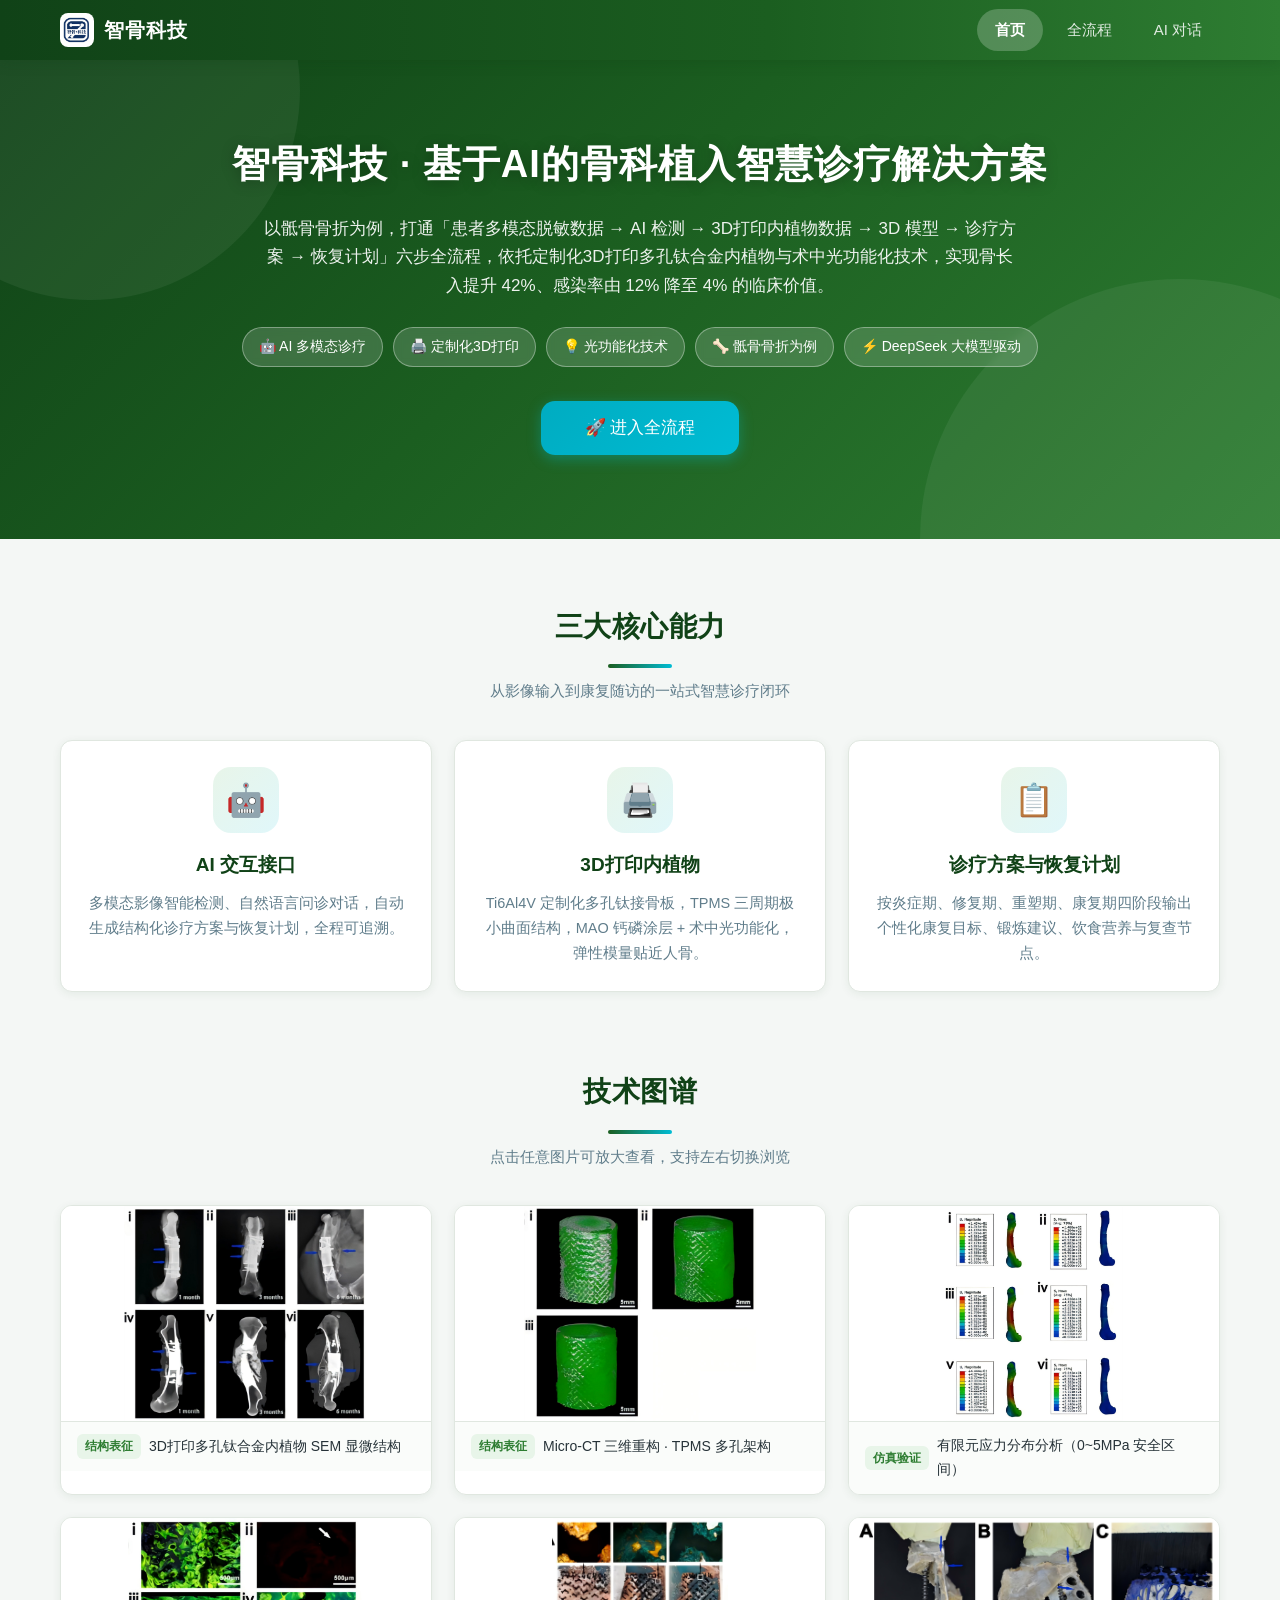
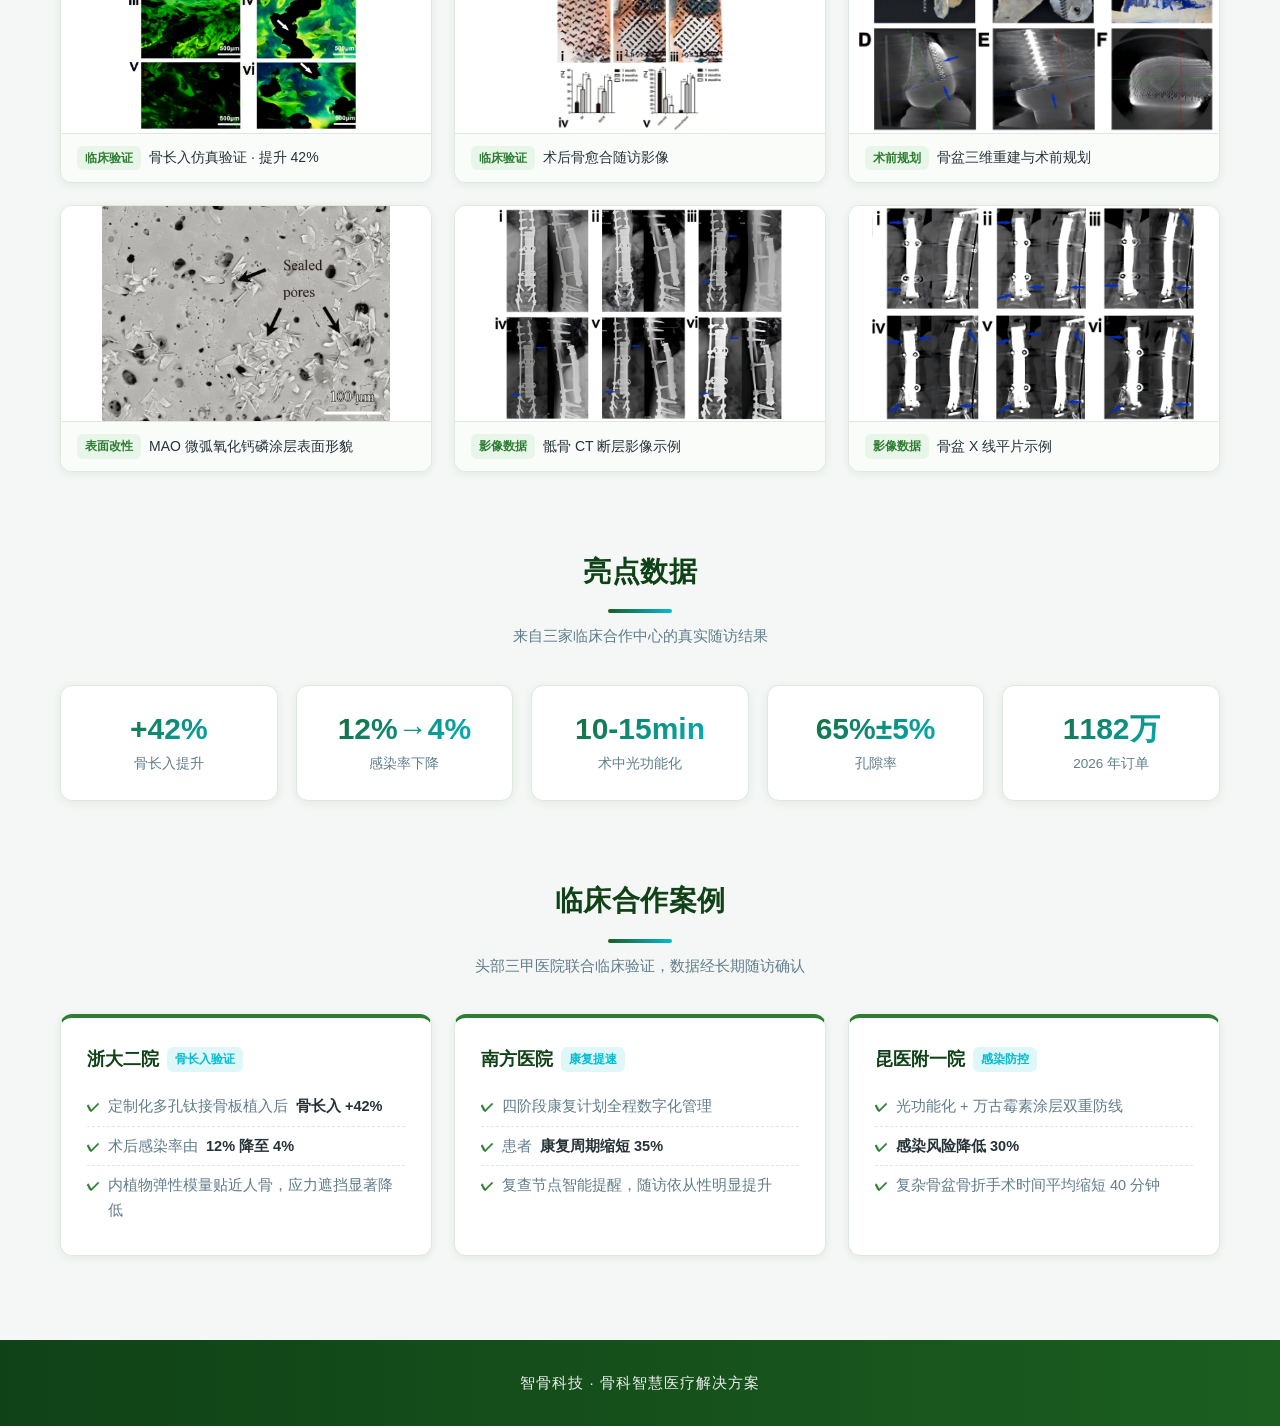
<file: health-v2/demo/index.html>
<!DOCTYPE html>
<html lang="zh-CN">
<head>
<meta charset="UTF-8">
<meta name="viewport" content="width=device-width, initial-scale=1.0">
<title>智骨科技 · 骨科智慧医疗解决方案</title>
<link rel="icon" type="image/png" href="images/logo.png">
<link rel="stylesheet" href="css/style.css">
<script src="js/mode.js"></script>
</head>
<body>

<nav class="navbar">
  <div class="container nav-inner">
    <a class="brand" href="index.html">
      <img src="images/logo.png" alt="智骨科技">
      <span>智骨科技</span>
    </a>
    <div class="nav-links">
      <a href="index.html" class="active">首页</a>
      <a href="workflow.html">全流程</a>
      <a href="chat.html">AI 对话</a>
    </div>
  </div>
</nav>

<header class="hero">
  <div class="hero-inner">
    <h1>智骨科技 · 基于AI的骨科植入智慧诊疗解决方案</h1>
    <p>以骶骨骨折为例，打通「患者多模态脱敏数据 → AI 检测 → 3D打印内植物数据 → 3D 模型 → 诊疗方案 → 恢复计划」六步全流程，依托定制化3D打印多孔钛合金内植物与术中光功能化技术，实现骨长入提升 42%、感染率由 12% 降至 4% 的临床价值。</p>
    <div class="badges">
      <span class="badge">🤖 AI 多模态诊疗</span>
      <span class="badge">🖨️ 定制化3D打印</span>
      <span class="badge">💡 光功能化技术</span>
      <span class="badge">🦴 骶骨骨折为例</span>
      <span class="badge">⚡ DeepSeek 大模型驱动</span>
    </div>
    <a href="workflow.html" class="btn btn-accent btn-lg">🚀 进入全流程</a>
  </div>
</header>

<main>

  <section class="section">
    <div class="container">
      <div class="section-head">
        <h2>三大核心能力</h2>
        <div class="divider"></div>
        <p class="sub">从影像输入到康复随访的一站式智慧诊疗闭环</p>
      </div>
      <div class="grid-3">
        <div class="card cap-card">
          <div class="cap-icon">🤖</div>
          <h3>AI 交互接口</h3>
          <p>多模态影像智能检测、自然语言问诊对话，自动生成结构化诊疗方案与恢复计划，全程可追溯。</p>
        </div>
        <div class="card cap-card">
          <div class="cap-icon">🖨️</div>
          <h3>3D打印内植物</h3>
          <p>Ti6Al4V 定制化多孔钛接骨板，TPMS 三周期极小曲面结构，MAO 钙磷涂层 + 术中光功能化，弹性模量贴近人骨。</p>
        </div>
        <div class="card cap-card">
          <div class="cap-icon">📋</div>
          <h3>诊疗方案与恢复计划</h3>
          <p>按炎症期、修复期、重塑期、康复期四阶段输出个性化康复目标、锻炼建议、饮食营养与复查节点。</p>
        </div>
      </div>
    </div>
  </section>

  <section class="section">
    <div class="container">
      <div class="section-head">
        <h2>技术图谱</h2>
        <div class="divider"></div>
        <p class="sub">点击任意图片可放大查看，支持左右切换浏览</p>
      </div>
      <div class="gallery-grid" id="homeGallery">
        <div class="gallery-item" data-i="0">
          <div class="g-img"><img src="images/implant-sem.png" alt="3D打印多孔钛合金内植物 SEM 显微结构"></div>
          <div class="g-cap"><span class="tag">结构表征</span><span>3D打印多孔钛合金内植物 SEM 显微结构</span></div>
        </div>
        <div class="gallery-item" data-i="1">
          <div class="g-img"><img src="images/microct-3d.png" alt="Micro-CT 三维重构 TPMS 多孔架构"></div>
          <div class="g-cap"><span class="tag">结构表征</span><span>Micro-CT 三维重构 · TPMS 多孔架构</span></div>
        </div>
        <div class="gallery-item" data-i="2">
          <div class="g-img"><img src="images/stress-distribution.png" alt="有限元应力分布分析"></div>
          <div class="g-cap"><span class="tag">仿真验证</span><span>有限元应力分布分析（0~5MPa 安全区间）</span></div>
        </div>
        <div class="gallery-item" data-i="3">
          <div class="g-img"><img src="images/bone-growth.png" alt="骨长入仿真验证"></div>
          <div class="g-cap"><span class="tag">临床验证</span><span>骨长入仿真验证 · 提升 42%</span></div>
        </div>
        <div class="gallery-item" data-i="4">
          <div class="g-img"><img src="images/bone-result.png" alt="术后骨愈合随访影像"></div>
          <div class="g-cap"><span class="tag">临床验证</span><span>术后骨愈合随访影像</span></div>
        </div>
        <div class="gallery-item" data-i="5">
          <div class="g-img"><img src="images/pelvic-recon.png" alt="骨盆三维重建与术前规划"></div>
          <div class="g-cap"><span class="tag">术前规划</span><span>骨盆三维重建与术前规划</span></div>
        </div>
        <div class="gallery-item" data-i="6">
          <div class="g-img"><img src="images/mao-coating.png" alt="MAO 微弧氧化钙磷涂层表面形貌"></div>
          <div class="g-cap"><span class="tag">表面改性</span><span>MAO 微弧氧化钙磷涂层表面形貌</span></div>
        </div>
        <div class="gallery-item" data-i="7">
          <div class="g-img"><img src="images/ct-sample-1.png" alt="骶骨 CT 断层影像示例"></div>
          <div class="g-cap"><span class="tag">影像数据</span><span>骶骨 CT 断层影像示例</span></div>
        </div>
        <div class="gallery-item" data-i="8">
          <div class="g-img"><img src="images/ct-sample-2.png" alt="骨盆 X 线平片示例"></div>
          <div class="g-cap"><span class="tag">影像数据</span><span>骨盆 X 线平片示例</span></div>
        </div>
      </div>
    </div>
  </section>

  <section class="section">
    <div class="container">
      <div class="section-head">
        <h2>亮点数据</h2>
        <div class="divider"></div>
        <p class="sub">来自三家临床合作中心的真实随访结果</p>
      </div>
      <div class="stats-grid">
        <div class="stat-card">
          <div class="stat-num">+42%</div>
          <div class="stat-label">骨长入提升</div>
        </div>
        <div class="stat-card">
          <div class="stat-num">12%→4%</div>
          <div class="stat-label">感染率下降</div>
        </div>
        <div class="stat-card">
          <div class="stat-num">10-15min</div>
          <div class="stat-label">术中光功能化</div>
        </div>
        <div class="stat-card">
          <div class="stat-num">65%±5%</div>
          <div class="stat-label">孔隙率</div>
        </div>
        <div class="stat-card">
          <div class="stat-num">1182万</div>
          <div class="stat-label">2026 年订单</div>
        </div>
      </div>
    </div>
  </section>

  <section class="section">
    <div class="container">
      <div class="section-head">
        <h2>临床合作案例</h2>
        <div class="divider"></div>
        <p class="sub">头部三甲医院联合临床验证，数据经长期随访确认</p>
      </div>
      <div class="grid-3">
        <div class="card case-card">
          <h3>浙大二院 <span class="case-tag">骨长入验证</span></h3>
          <ul>
            <li>定制化多孔钛接骨板植入后<b>骨长入 +42%</b></li>
            <li>术后感染率由 <b>12% 降至 4%</b></li>
            <li>内植物弹性模量贴近人骨，应力遮挡显著降低</li>
          </ul>
        </div>
        <div class="card case-card">
          <h3>南方医院 <span class="case-tag">康复提速</span></h3>
          <ul>
            <li>四阶段康复计划全程数字化管理</li>
            <li>患者<b>康复周期缩短 35%</b></li>
            <li>复查节点智能提醒，随访依从性明显提升</li>
          </ul>
        </div>
        <div class="card case-card">
          <h3>昆医附一院 <span class="case-tag">感染防控</span></h3>
          <ul>
            <li>光功能化 + 万古霉素涂层双重防线</li>
            <li><b>感染风险降低 30%</b></li>
            <li>复杂骨盆骨折手术时间平均缩短 40 分钟</li>
          </ul>
        </div>
      </div>
    </div>
  </section>

</main>

<footer class="footer">智骨科技 · 骨科智慧医疗解决方案</footer>

<script src="js/config.js"></script>
<script src="js/api.js"></script>
<script src="js/knowledge.js"></script>
<script src="js/gallery.js"></script>
<script>
(function () {
  var items = [
    { src: "images/implant-sem.png", caption: "3D打印多孔钛合金内植物 SEM 显微结构" },
    { src: "images/microct-3d.png", caption: "Micro-CT 三维重构 · TPMS 多孔架构" },
    { src: "images/stress-distribution.png", caption: "有限元应力分布分析（0~5MPa 安全区间）" },
    { src: "images/bone-growth.png", caption: "骨长入仿真验证 · 提升 42%" },
    { src: "images/bone-result.png", caption: "术后骨愈合随访影像" },
    { src: "images/pelvic-recon.png", caption: "骨盆三维重建与术前规划" },
    { src: "images/mao-coating.png", caption: "MAO 微弧氧化钙磷涂层表面形貌" },
    { src: "images/ct-sample-1.png", caption: "骶骨 CT 断层影像示例" },
    { src: "images/ct-sample-2.png", caption: "骨盆 X 线平片示例" }
  ];
  document.querySelectorAll("#homeGallery .gallery-item").forEach(function (el) {
    el.addEventListener("click", function () {
      openGallery(items, parseInt(el.dataset.i, 10));
    });
  });
})();
</script>

</body>
</html>
</file>
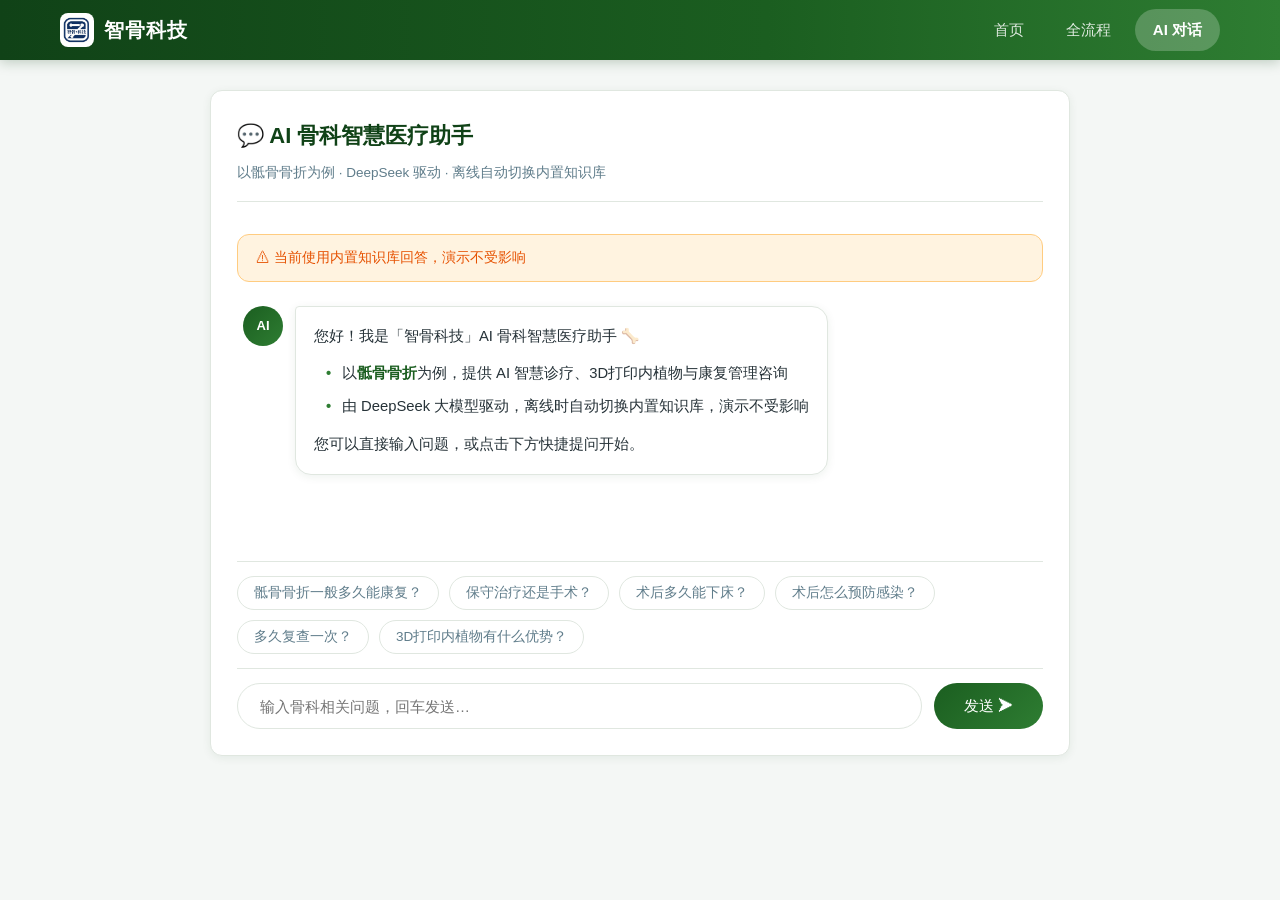
<file: health-v2/demo/chat.html>
<!DOCTYPE html>
<html lang="zh-CN">
<head>
<meta charset="UTF-8">
<meta name="viewport" content="width=device-width, initial-scale=1.0">
<title>AI 骨科智慧医疗助手 · 智骨科技</title>
<link rel="icon" type="image/png" href="images/logo.png">
<link rel="stylesheet" href="css/style.css">
<script src="js/mode.js"></script>
</head>
<body>

<nav class="navbar">
  <div class="container nav-inner">
    <a class="brand" href="index.html">
      <img src="images/logo.png" alt="智骨科技">
      <span>智骨科技</span>
    </a>
    <div class="nav-links">
      <a href="index.html">首页</a>
      <a href="workflow.html">全流程</a>
      <a href="chat.html" class="active">AI 对话</a>
    </div>
  </div>
</nav>

<div class="chat-wrap">
  <div class="card chat-card">

    <div class="chat-head">
      <h1>💬 AI 骨科智慧医疗助手</h1>
      <p class="sub">以骶骨骨折为例 · DeepSeek 驱动 · 离线自动切换内置知识库</p>
    </div>

    <div class="notice" id="apiBanner">⚠ 当前使用内置知识库回答，演示不受影响</div>

    <div class="chat-box" id="chatBox"></div>

    <div class="chips" id="chips"></div>

    <div class="chat-input-row">
      <input type="text" class="chat-input" id="chatInput" placeholder="输入骨科相关问题，回车发送…" autocomplete="off">
      <button class="send-btn" id="sendBtn">发送 ➤</button>
    </div>

  </div>
</div>

<script src="js/config.js"></script>
<script src="js/api.js"></script>
<script src="js/knowledge.js"></script>
<script src="js/chat.js"></script>

</body>
</html>
</file>
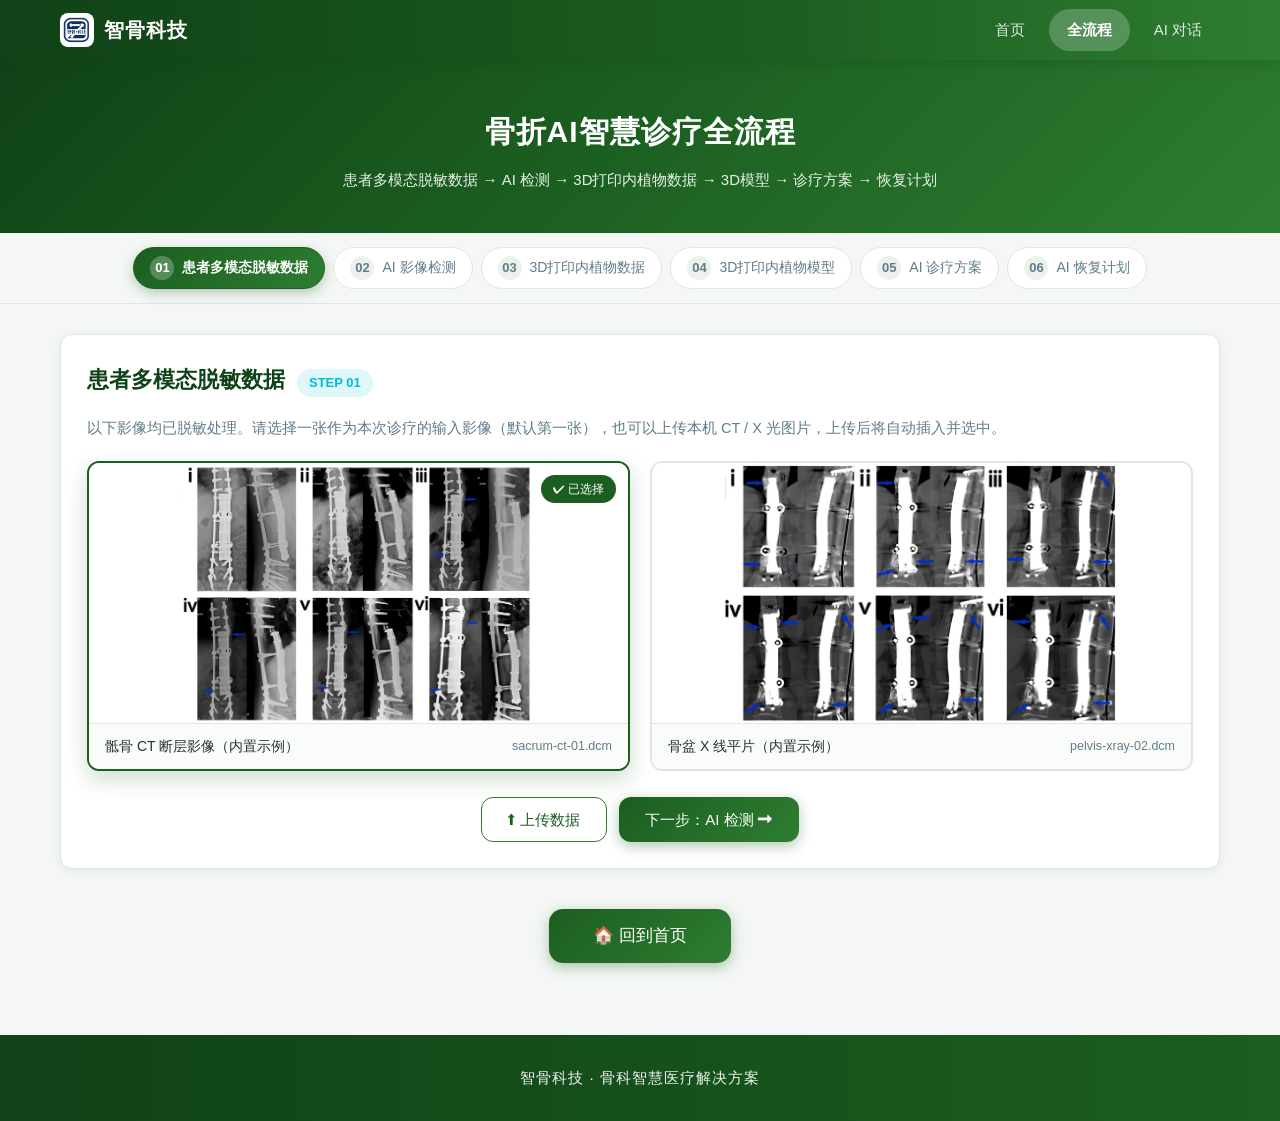
<file: health-v2/demo/workflow.html>
<!DOCTYPE html>
<html lang="zh-CN">
<head>
<meta charset="UTF-8">
<meta name="viewport" content="width=device-width, initial-scale=1.0">
<title>骨折AI智慧诊疗全流程 · 智骨科技</title>
<link rel="icon" type="image/png" href="images/logo.png">
<link rel="stylesheet" href="css/style.css">
<script src="js/mode.js"></script>
</head>
<body>

<nav class="navbar">
  <div class="container nav-inner">
    <a class="brand" href="index.html">
      <img src="images/logo.png" alt="智骨科技">
      <span>智骨科技</span>
    </a>
    <div class="nav-links">
      <a href="index.html">首页</a>
      <a href="workflow.html" class="active">全流程</a>
      <a href="chat.html">AI 对话</a>
    </div>
  </div>
</nav>

<header class="page-head">
  <h1>骨折AI智慧诊疗全流程</h1>
  <p class="sub">患者多模态脱敏数据 → AI 检测 → 3D打印内植物数据 → 3D模型 → 诊疗方案 → 恢复计划</p>
</header>

<div class="steps-wrap">
  <div class="container">
    <div class="steps">
      <button class="step-btn active" data-step="1"><span class="num">01</span>患者多模态脱敏数据</button>
      <button class="step-btn" data-step="2"><span class="num">02</span>AI 影像检测</button>
      <button class="step-btn" data-step="3"><span class="num">03</span>3D打印内植物数据</button>
      <button class="step-btn" data-step="4"><span class="num">04</span>3D打印内植物模型</button>
      <button class="step-btn" data-step="5"><span class="num">05</span>AI 诊疗方案</button>
      <button class="step-btn" data-step="6"><span class="num">06</span>AI 恢复计划</button>
    </div>
  </div>
</div>

<main class="container" style="padding-top:30px">

  <!-- 步骤 1 -->
  <section class="panel" data-step="1">
    <div class="card">
      <div class="panel-head">
        <h2>患者多模态脱敏数据</h2>
        <span class="step-tag">STEP 01</span>
      </div>
      <p class="panel-desc">以下影像均已脱敏处理。请选择一张作为本次诊疗的输入影像（默认第一张），也可以上传本机 CT / X 光图片，上传后将自动插入并选中。</p>
      <div class="ct-grid" id="ctGrid"></div>
      <div class="btn-row">
        <button class="btn btn-outline" id="btnUploadData">⬆ 上传数据</button>
        <button class="btn btn-primary" data-next="2">下一步：AI 检测 ➡</button>
      </div>
    </div>
    <input type="file" id="fileData" accept="image/*" hidden>
  </section>

  <!-- 步骤 2 -->
  <section class="panel" data-step="2">
    <div class="card">
      <div class="panel-head">
        <h2>AI 影像检测</h2>
        <span class="step-tag">STEP 02</span>
      </div>
      <p class="panel-desc">左侧为第 1 步选中的影像，点击「开始 AI 检测」后由视觉大模型输出结构化检测报告。</p>
      <div class="notice" id="detectNotice">⚠ 当前使用内置示例数据完成检测，演示不受影响</div>
      <div class="split">
        <div class="img-panel">
          <div class="img-box"><img id="detectImg" src="images/ct-sample-1.png" alt="待检测影像"></div>
          <div class="img-name" id="detectName">当前影像：sacrum-ct-01.dcm</div>
        </div>
        <div class="report-block">
          <div id="detectReport">
            <div class="report-empty">
              <span class="big">🔍</span>
              尚未开始检测<br>点击下方「开始 AI 检测」生成报告
            </div>
          </div>
        </div>
      </div>
      <div class="btn-row">
        <button class="btn btn-outline" data-prev="1">⬅ 上一步</button>
        <button class="btn btn-accent" id="btnDetect">🤖 开始 AI 检测</button>
        <button class="btn btn-primary" data-next="3">下一步：打印数据 ➡</button>
      </div>
    </div>
  </section>

  <!-- 步骤 3 -->
  <section class="panel" data-step="3">
    <div class="card">
      <div class="panel-head">
        <h2>3D打印内植物数据</h2>
        <span class="step-tag">STEP 03</span>
      </div>
      <p class="panel-desc">定制化多孔钛合金接骨板的完整制造与质控参数（23 项），可直接下载 Excel 交付 3D 打印车间。</p>
      <div class="table-wrap">
        <table class="param">
          <thead>
            <tr><th>参数项</th><th>参数值</th><th>分类</th></tr>
          </thead>
          <tbody id="paramBody"></tbody>
        </table>
      </div>
      <div class="btn-row">
        <button class="btn btn-outline" data-prev="2">⬅ 上一步</button>
        <button class="btn btn-outline" id="btnPrinter1">⬆ 上传3D打印机</button>
        <button class="btn btn-accent" id="btnExcel">⬇ 下载 Excel</button>
        <button class="btn btn-primary" data-next="4">下一步：3D 模型 ➡</button>
      </div>
    </div>
    <input type="file" id="filePrinter" accept=".stl,.obj,.3mf,.step,.iges,.xlsx" hidden>
  </section>

  <!-- 步骤 4 -->
  <section class="panel" data-step="4">
    <div class="card">
      <div class="panel-head">
        <h2>3D打印内植物模型</h2>
        <span class="step-tag">STEP 04</span>
      </div>
      <p class="panel-desc">根据患者 CT 数据生成的定制化接骨板三维模型，点击图片可放大查看。</p>
      <div class="img-panel">
        <div class="img-box" id="modelImgBox" style="min-height:340px">
          <img src="images/model-3d.png" alt="定制化3D打印内植物三维模型" style="max-height:420px">
        </div>
        <div class="img-name">model-plate-sacrum.tgl · 定制化多孔钛接骨板</div>
      </div>
      <div class="btn-row">
        <button class="btn btn-outline" data-prev="3">⬅ 上一步</button>
        <button class="btn btn-outline" id="btnPrinter2">⬆ 上传3D打印机</button>
        <button class="btn btn-primary" data-next="5">下一步：诊疗方案 ➡</button>
      </div>
    </div>
  </section>

  <!-- 步骤 5 -->
  <section class="panel" data-step="5">
    <div class="card">
      <div class="panel-head">
        <h2>AI 诊疗方案</h2>
        <span class="step-tag">STEP 05</span>
      </div>
      <p class="panel-desc">病例：55 岁男性，骶骨骨折 Denis II 区，骨密度 T 值 -1.8。点击「生成诊疗方案」输出四部分完整方案。</p>
      <div class="notice" id="treatNotice">⚠ 当前使用内置示例方案，演示不受影响</div>
      <div id="treatReport">
        <div class="report-empty">
          <span class="big">🩺</span>
          尚未生成诊疗方案<br>点击下方「生成诊疗方案」开始
        </div>
      </div>
      <div class="btn-row">
        <button class="btn btn-outline" data-prev="4">⬅ 上一步</button>
        <button class="btn btn-accent" id="btnTreat">🩺 生成诊疗方案</button>
        <button class="btn btn-primary" data-next="6">下一步：恢复计划 ➡</button>
      </div>
    </div>
  </section>

  <!-- 步骤 6 -->
  <section class="panel" data-step="6">
    <div class="card">
      <div class="panel-head">
        <h2>AI 恢复计划</h2>
        <span class="step-tag">STEP 06</span>
      </div>
      <p class="panel-desc">按治疗方式、距手术时间与年龄，生成四阶段个性化恢复计划。</p>
      <div class="notice" id="recoveryNotice">⚠ 当前使用内置示例计划，演示不受影响</div>

      <div id="recoveryOpts">
        <div class="opt-group" id="optMethod">
          <div class="opt-title"><span class="dot"></span>治疗方式</div>
          <div class="opt-row">
            <button class="opt selected" data-value="内固定手术">内固定手术</button>
            <button class="opt" data-value="保守治疗">保守治疗</button>
          </div>
        </div>
        <div class="opt-group" id="optTiming">
          <div class="opt-title"><span class="dot"></span>距手术时间</div>
          <div class="opt-row">
            <button class="opt selected" data-value="1 周内">1 周内</button>
            <button class="opt" data-value="1 个月">1 个月</button>
            <button class="opt" data-value="3 个月">3 个月</button>
            <button class="opt" data-value="6 个月">6 个月</button>
          </div>
        </div>
        <div class="opt-group">
          <div class="opt-title"><span class="dot"></span>年龄</div>
          <div class="opt-row">
            <input type="number" class="age-input" id="ageInput" value="55" min="1" max="120">
            <span style="color:var(--text-light);font-size:14px;align-self:center">岁</span>
          </div>
        </div>
      </div>

      <div id="recoveryReport">
        <div class="report-empty">
          <span class="big">📋</span>
          尚未生成恢复计划<br>选择参数后点击下方「生成恢复计划」开始
        </div>
      </div>
      <div class="stage-grid" id="stageGrid"></div>

      <div class="btn-row">
        <button class="btn btn-outline" data-prev="5">⬅ 上一步</button>
        <button class="btn btn-accent" id="btnRecovery">📋 生成恢复计划</button>
      </div>
    </div>
  </section>

  <div class="btn-row" style="margin:40px 0 70px">
    <a href="index.html" class="btn btn-primary btn-lg">🏠 回到首页</a>
  </div>

</main>

<footer class="footer">智骨科技 · 骨科智慧医疗解决方案</footer>

<script src="js/config.js"></script>
<script src="js/api.js"></script>
<script src="js/knowledge.js"></script>
<script src="js/gallery.js"></script>
<script src="js/vendor/xlsx.full.min.js"></script>
<script src="js/workflow.js"></script>

</body>
</html>
</file>
<file: health-v2/demo/css/style.css>
/* =============================================================
   智骨科技 · 骨科智慧医疗演示网站 —— 共享样式
   绿色医疗主题 · 原生 CSS3 · 无框架无依赖
   ============================================================= */

:root {
  --primary: #1B5E20;
  --primary-dark: #104217;
  --primary-light: #2E7D32;
  --accent: #00BCD4;
  --bg: #F4F7F5;
  --card: #fff;
  --text: #263238;
  --text-light: #607D8B;
  --border: #E0E7E0;
  --warn: #E65100;
  --ok: #2E7D32;
  --radius: 12px;
  --nav-h: 60px;
  --shadow: 0 2px 10px rgba(16, 66, 23, .07);
  --shadow-hover: 0 12px 28px rgba(16, 66, 23, .16);
  --grad-hero: linear-gradient(135deg, #104217 0%, #1B5E20 45%, #2E7D32 100%);
}

* { margin: 0; padding: 0; box-sizing: border-box; }

html { scroll-behavior: smooth; }

body {
  font-family: "Microsoft YaHei", "PingFang SC", "Segoe UI", sans-serif;
  background: var(--bg);
  color: var(--text);
  line-height: 1.7;
  -webkit-font-smoothing: antialiased;
}

img { max-width: 100%; display: block; }

a { color: var(--primary-light); text-decoration: none; }
a:hover { color: var(--primary); }

.container { max-width: 1200px; margin: 0 auto; padding: 0 20px; }

/* ---------------- 导航 ---------------- */
.navbar {
  position: sticky;
  top: 0;
  z-index: 100;
  height: var(--nav-h);
  background: linear-gradient(90deg, var(--primary-dark) 0%, var(--primary) 60%, var(--primary-light) 100%);
  box-shadow: 0 2px 12px rgba(16, 66, 23, .25);
}

.nav-inner {
  height: var(--nav-h);
  display: flex;
  align-items: center;
  justify-content: space-between;
}

.brand {
  display: flex;
  align-items: center;
  gap: 10px;
  color: #fff;
  font-size: 20px;
  font-weight: 700;
  letter-spacing: 1px;
}

.brand img { width: 34px; height: 34px; object-fit: contain; border-radius: 8px; background: #fff; padding: 3px; }

.nav-links { display: flex; gap: 6px; }

.nav-links a {
  color: rgba(255, 255, 255, .85);
  padding: 8px 18px;
  border-radius: 999px;
  font-size: 15px;
  transition: all .25s;
}

.nav-links a:hover { color: #fff; background: rgba(255, 255, 255, .14); }
.nav-links a.active { color: #fff; background: rgba(255, 255, 255, .22); font-weight: 600; }

/* ---------------- Hero ---------------- */
.hero {
  background: var(--grad-hero);
  color: #fff;
  text-align: center;
  padding: 72px 20px 84px;
  position: relative;
  overflow: hidden;
}

.hero::before,
.hero::after {
  content: "";
  position: absolute;
  border-radius: 50%;
  background: rgba(255, 255, 255, .06);
}

.hero::before { width: 420px; height: 420px; top: -180px; left: -120px; }
.hero::after { width: 520px; height: 520px; bottom: -260px; right: -160px; }

.hero-inner { position: relative; z-index: 1; max-width: 900px; margin: 0 auto; }

.hero h1 {
  font-size: 38px;
  font-weight: 800;
  letter-spacing: 1px;
  margin-bottom: 18px;
  text-shadow: 0 2px 14px rgba(0, 0, 0, .25);
}

.hero p {
  font-size: 17px;
  color: rgba(255, 255, 255, .92);
  max-width: 760px;
  margin: 0 auto 26px;
}

.badges { display: flex; flex-wrap: wrap; justify-content: center; gap: 10px; margin-bottom: 34px; }

.badge {
  display: inline-flex;
  align-items: center;
  gap: 6px;
  padding: 7px 16px;
  border-radius: 999px;
  background: rgba(255, 255, 255, .16);
  border: 1px solid rgba(255, 255, 255, .35);
  font-size: 14px;
  backdrop-filter: blur(4px);
}

/* ---------------- 按钮 ---------------- */
.btn {
  display: inline-flex;
  align-items: center;
  justify-content: center;
  gap: 8px;
  border: none;
  border-radius: var(--radius);
  padding: 11px 26px;
  font-size: 15px;
  font-family: inherit;
  cursor: pointer;
  transition: all .25s;
  text-decoration: none;
  line-height: 1.4;
  white-space: nowrap;
}

.btn:disabled { opacity: .5; cursor: not-allowed; }

.btn-primary {
  background: linear-gradient(135deg, var(--primary) 0%, var(--primary-light) 100%);
  color: #fff;
  box-shadow: 0 4px 14px rgba(27, 94, 32, .35);
}

.btn-primary:hover:not(:disabled) { transform: translateY(-2px); box-shadow: 0 8px 22px rgba(27, 94, 32, .45); }

.btn-outline {
  background: #fff;
  color: var(--primary);
  border: 1.5px solid var(--primary-light);
}

.btn-outline:hover:not(:disabled) { background: var(--primary-light); color: #fff; }

.btn-accent {
  background: linear-gradient(135deg, #00ACC1 0%, var(--accent) 100%);
  color: #fff;
  box-shadow: 0 4px 14px rgba(0, 188, 212, .35);
}

.btn-accent:hover:not(:disabled) { transform: translateY(-2px); box-shadow: 0 8px 22px rgba(0, 188, 212, .45); }

.btn-warn { background: #fff; color: var(--warn); border: 1.5px solid #FB8C00; }
.btn-warn:hover:not(:disabled) { background: #FB8C00; color: #fff; }

.btn-lg { padding: 15px 44px; font-size: 17px; border-radius: 14px; }
.btn-sm { padding: 7px 16px; font-size: 13px; }

/* ---------------- 区块 ---------------- */
.section { padding: 64px 0 12px; }

.section-head { text-align: center; margin-bottom: 36px; }

.section-head h2 {
  font-size: 28px;
  color: var(--primary-dark);
  font-weight: 800;
  letter-spacing: .5px;
}

.section-head .sub { color: var(--text-light); margin-top: 10px; font-size: 15px; max-width: 780px; margin-left: auto; margin-right: auto; }

.divider {
  width: 64px; height: 4px; border-radius: 4px;
  background: linear-gradient(90deg, var(--primary) 0%, var(--accent) 100%);
  margin: 14px auto 0;
}

/* ---------------- 卡片 ---------------- */
.card {
  background: var(--card);
  border: 1px solid var(--border);
  border-radius: var(--radius);
  box-shadow: var(--shadow);
  padding: 26px;
}

.grid-3 { display: grid; grid-template-columns: repeat(3, 1fr); gap: 22px; }

.cap-card { text-align: center; transition: all .3s; }
.cap-card:hover { transform: translateY(-6px); box-shadow: var(--shadow-hover); border-color: var(--primary-light); }

.cap-icon {
  width: 66px; height: 66px;
  margin: 0 auto 16px;
  border-radius: 18px;
  display: flex; align-items: center; justify-content: center;
  font-size: 32px;
  background: linear-gradient(135deg, #E8F5E9 0%, #E0F7FA 100%);
}

.cap-card h3 { color: var(--primary-dark); font-size: 19px; margin-bottom: 10px; }
.cap-card p { color: var(--text-light); font-size: 14.5px; }

/* ---------------- 图库 ---------------- */
.gallery-grid { display: grid; grid-template-columns: repeat(3, 1fr); gap: 22px; }

.gallery-item {
  background: var(--card);
  border: 1px solid var(--border);
  border-radius: var(--radius);
  overflow: hidden;
  cursor: pointer;
  transition: all .3s;
  box-shadow: var(--shadow);
}

.gallery-item:hover { transform: translateY(-6px); box-shadow: var(--shadow-hover); }

.gallery-item .g-img {
  width: 100%;
  height: 215px;
  background: #fff;
  display: flex;
  align-items: center;
  justify-content: center;
  overflow: hidden;
}

.gallery-item .g-img img { max-width: 100%; max-height: 100%; object-fit: contain; transition: transform .35s; }
.gallery-item:hover .g-img img { transform: scale(1.05); }

.gallery-item .g-cap {
  padding: 12px 16px;
  border-top: 1px solid var(--border);
  font-size: 14px;
  color: var(--text);
  background: #FAFCFA;
  display: flex;
  align-items: center;
  gap: 8px;
}

.gallery-item .g-cap .tag {
  flex-shrink: 0;
  font-size: 12px;
  color: var(--primary-light);
  background: #E8F5E9;
  border-radius: 6px;
  padding: 2px 8px;
  font-weight: 600;
}

/* ---------------- 灯箱 ---------------- */
.lightbox {
  position: fixed;
  inset: 0;
  z-index: 999;
  background: rgba(10, 22, 12, .9);
  display: flex;
  align-items: center;
  justify-content: center;
  flex-direction: column;
  padding: 30px;
  opacity: 0;
  animation: lbFade .25s forwards;
}

@keyframes lbFade { to { opacity: 1; } }

.lb-body { max-width: 92vw; max-height: 78vh; display: flex; align-items: center; justify-content: center; }

.lb-body img {
  max-width: 92vw;
  max-height: 78vh;
  object-fit: contain;
  border-radius: 10px;
  background: #fff;
  box-shadow: 0 20px 60px rgba(0, 0, 0, .5);
}

.lb-cap { color: #fff; margin-top: 18px; font-size: 16px; text-align: center; letter-spacing: .5px; }

.lb-close {
  position: absolute;
  top: 18px; right: 26px;
  width: 44px; height: 44px;
  border: none; border-radius: 50%;
  background: rgba(255, 255, 255, .18);
  color: #fff; font-size: 24px;
  cursor: pointer;
  transition: all .25s;
  display: flex; align-items: center; justify-content: center;
}

.lb-close:hover { background: rgba(255, 255, 255, .38); transform: rotate(90deg); }

.lb-prev, .lb-next {
  position: absolute;
  top: 50%;
  transform: translateY(-50%);
  width: 52px; height: 52px;
  border: none; border-radius: 50%;
  background: rgba(255, 255, 255, .16);
  color: #fff; font-size: 26px;
  cursor: pointer;
  transition: all .25s;
  display: flex; align-items: center; justify-content: center;
}

.lb-prev:hover, .lb-next:hover { background: var(--accent); }
.lb-prev { left: 26px; }
.lb-next { right: 26px; }

/* ---------------- 数据亮点 ---------------- */
.stats-grid { display: grid; grid-template-columns: repeat(5, 1fr); gap: 18px; }

.stat-card {
  background: var(--card);
  border: 1px solid var(--border);
  border-radius: var(--radius);
  box-shadow: var(--shadow);
  padding: 24px 14px;
  text-align: center;
  transition: all .3s;
}

.stat-card:hover { transform: translateY(-5px); box-shadow: var(--shadow-hover); }

.stat-num {
  font-size: 30px;
  font-weight: 800;
  background: linear-gradient(135deg, var(--primary) 0%, var(--accent) 100%);
  -webkit-background-clip: text;
  background-clip: text;
  -webkit-text-fill-color: transparent;
  line-height: 1.25;
}

.stat-label { color: var(--text-light); font-size: 13.5px; margin-top: 6px; }

/* ---------------- 临床案例 ---------------- */
.case-card { border-top: 4px solid var(--primary-light); transition: all .3s; }
.case-card:hover { transform: translateY(-5px); box-shadow: var(--shadow-hover); }
.case-card h3 { color: var(--primary-dark); font-size: 18px; margin-bottom: 12px; display: flex; align-items: center; gap: 8px; }
.case-card .case-tag { font-size: 12px; color: var(--accent); background: #E0F7FA; border-radius: 6px; padding: 2px 8px; font-weight: 600; }
.case-card ul { list-style: none; }
.case-card li { padding: 7px 0; color: var(--text-light); font-size: 14.5px; border-bottom: 1px dashed var(--border); display: flex; gap: 8px; align-items: baseline; }
.case-card li:last-child { border-bottom: none; }
.case-card li::before { content: "✔"; color: var(--ok); font-size: 13px; flex-shrink: 0; }
.case-card li b { color: var(--text); }

/* ---------------- 页脚 ---------------- */
.footer {
  margin-top: 72px;
  padding: 30px 20px;
  text-align: center;
  color: rgba(255, 255, 255, .92);
  background: linear-gradient(90deg, var(--primary-dark) 0%, var(--primary) 100%);
  font-size: 15px;
  letter-spacing: 1px;
}

/* ---------------- 步骤条 ---------------- */
.page-head { background: var(--grad-hero); color: #fff; text-align: center; padding: 46px 20px 40px; }
.page-head h1 { font-size: 30px; font-weight: 800; letter-spacing: 1px; margin-bottom: 10px; }
.page-head .sub { color: rgba(255, 255, 255, .9); font-size: 15px; max-width: 860px; margin: 0 auto; }

.steps-wrap {
  position: sticky;
  top: var(--nav-h);
  z-index: 90;
  background: rgba(244, 247, 245, .96);
  backdrop-filter: blur(6px);
  border-bottom: 1px solid var(--border);
  padding: 14px 0;
}

.steps { display: flex; flex-wrap: wrap; gap: 8px; justify-content: center; }

.step-btn {
  display: flex;
  align-items: center;
  gap: 8px;
  border: 1.5px solid var(--border);
  background: #fff;
  border-radius: 999px;
  padding: 8px 16px;
  font-family: inherit;
  font-size: 14px;
  color: var(--text-light);
  cursor: pointer;
  transition: all .25s;
}

.step-btn .num {
  width: 24px; height: 24px;
  border-radius: 50%;
  background: #ECF1EC;
  color: var(--text-light);
  display: flex; align-items: center; justify-content: center;
  font-size: 13px;
  font-weight: 700;
  flex-shrink: 0;
  transition: all .25s;
}

.step-btn:hover { border-color: var(--primary-light); color: var(--primary); }

.step-btn.done { border-color: var(--primary-light); color: var(--primary-light); }
.step-btn.done .num { background: var(--primary-light); color: #fff; }

.step-btn.active {
  border-color: var(--primary);
  background: linear-gradient(135deg, var(--primary) 0%, var(--primary-light) 100%);
  color: #fff;
  box-shadow: 0 4px 12px rgba(27, 94, 32, .3);
  font-weight: 600;
}

.step-btn.active .num { background: rgba(255, 255, 255, .25); color: #fff; }

/* ---------------- 流程面板 ---------------- */
.panel { display: none; animation: fadeUp .35s; }
.panel.show { display: block; }

@keyframes fadeUp { from { opacity: 0; transform: translateY(14px); } to { opacity: 1; transform: none; } }

.panel-head { display: flex; align-items: baseline; gap: 12px; margin-bottom: 18px; flex-wrap: wrap; }
.panel-head h2 { font-size: 22px; color: var(--primary-dark); }
.panel-head .step-tag { font-size: 13px; color: var(--accent); background: #E0F7FA; padding: 3px 12px; border-radius: 999px; font-weight: 600; }
.panel-desc { color: var(--text-light); font-size: 14.5px; margin-bottom: 20px; }

.btn-row { display: flex; gap: 12px; margin-top: 26px; flex-wrap: wrap; justify-content: center; }

/* CT 选择 */
.ct-grid { display: grid; grid-template-columns: repeat(2, 1fr); gap: 20px; }

.ct-item {
  border: 2px solid var(--border);
  border-radius: var(--radius);
  background: #fff;
  overflow: hidden;
  cursor: pointer;
  transition: all .25s;
  position: relative;
}

.ct-item:hover { border-color: var(--primary-light); transform: translateY(-3px); }

.ct-item.selected {
  border-color: var(--primary);
  box-shadow: 0 8px 22px rgba(27, 94, 32, .22);
}

.ct-item.selected::after {
  content: "✔ 已选择";
  position: absolute;
  top: 12px; right: 12px;
  background: var(--primary);
  color: #fff;
  font-size: 12px;
  padding: 4px 12px;
  border-radius: 999px;
}

.ct-item .ct-img { height: 260px; display: flex; align-items: center; justify-content: center; background: #fff; }
.ct-item .ct-img img { max-width: 100%; max-height: 100%; object-fit: contain; }
.ct-item .ct-name { padding: 11px 16px; border-top: 1px solid var(--border); font-size: 14px; background: #FAFCFA; display: flex; justify-content: space-between; align-items: center; gap: 8px; }
.ct-item .ct-name .file { color: var(--text-light); font-size: 12.5px; }

/* 左图右文 */
.split { display: grid; grid-template-columns: 1fr 1fr; gap: 22px; align-items: start; }

.img-panel { text-align: center; }
.img-panel .img-box {
  border: 1px solid var(--border);
  border-radius: var(--radius);
  background: #fff;
  padding: 10px;
  display: flex;
  align-items: center;
  justify-content: center;
  min-height: 280px;
  cursor: zoom-in;
}
.img-panel .img-box img { max-height: 320px; object-fit: contain; }
.img-panel .img-name { margin-top: 12px; color: var(--text-light); font-size: 13.5px; }

/* 报告 */
.report-block { margin-top: 6px; }
.report-empty { color: var(--text-light); text-align: center; padding: 36px 10px; font-size: 14.5px; }
.report-empty .big { font-size: 40px; display: block; margin-bottom: 10px; }

.conf-bar { background: #ECF1EC; border-radius: 999px; height: 12px; overflow: hidden; margin-top: 8px; }
.conf-bar i { display: block; height: 100%; border-radius: 999px; background: linear-gradient(90deg, var(--primary-light) 0%, var(--accent) 100%); transition: width 1s ease; }

/* 表格 */
.table-wrap { overflow-x: auto; border: 1px solid var(--border); border-radius: var(--radius); background: #fff; box-shadow: var(--shadow); }

table.param { width: 100%; border-collapse: collapse; font-size: 14.5px; min-width: 620px; }

table.param th {
  background: linear-gradient(135deg, var(--primary) 0%, var(--primary-light) 100%);
  color: #fff;
  padding: 13px 16px;
  text-align: left;
  font-size: 14px;
  letter-spacing: 1px;
  white-space: nowrap;
}

table.param td { padding: 11px 16px; border-bottom: 1px solid var(--border); vertical-align: top; }
table.param tr:last-child td { border-bottom: none; }
table.param tr:hover td { background: #F6FAF6; }

table.param tr.group td {
  background: #E8F3E9;
  color: var(--primary-dark);
  font-weight: 700;
  font-size: 14px;
  letter-spacing: 1px;
  padding: 9px 16px;
}

table.param td.k { color: var(--text-light); white-space: nowrap; width: 170px; }
table.param td.v { color: var(--text); font-weight: 600; }
table.param td.cat { color: var(--text-light); font-size: 13px; white-space: nowrap; }

/* 单选组 */
.opt-group { margin-bottom: 20px; }
.opt-group .opt-title { font-weight: 700; color: var(--primary-dark); margin-bottom: 12px; display: flex; align-items: center; gap: 8px; font-size: 15.5px; }
.opt-group .opt-title .dot { width: 8px; height: 8px; border-radius: 50%; background: var(--accent); }

.opt-row { display: flex; flex-wrap: wrap; gap: 10px; }

.opt {
  border: 1.5px solid var(--border);
  border-radius: 999px;
  padding: 8px 20px;
  background: #fff;
  cursor: pointer;
  font-family: inherit;
  font-size: 14px;
  color: var(--text-light);
  transition: all .22s;
}

.opt:hover { border-color: var(--primary-light); color: var(--primary); }

.opt.selected {
  border-color: var(--primary);
  background: linear-gradient(135deg, var(--primary) 0%, var(--primary-light) 100%);
  color: #fff;
  font-weight: 600;
  box-shadow: 0 4px 12px rgba(27, 94, 32, .28);
}

.age-input {
  border: 1.5px solid var(--border);
  border-radius: 999px;
  padding: 7px 16px;
  font-family: inherit;
  font-size: 14px;
  width: 100px;
  color: var(--text);
  outline: none;
  transition: border-color .25s;
}

.age-input:focus { border-color: var(--primary-light); }

/* Markdown 渲染 */
.md { font-size: 14.8px; }
.md h4 { color: var(--primary-dark); margin: 18px 0 8px; font-size: 16px; padding-left: 10px; border-left: 4px solid var(--accent); }
.md h4:first-child { margin-top: 4px; }
.md p { margin: 7px 0; color: var(--text); }
.md ul { margin: 8px 0 8px 6px; list-style: none; }
.md ul li { padding: 4px 0 4px 22px; position: relative; color: var(--text); }
.md ul li::before { content: "•"; position: absolute; left: 6px; color: var(--primary-light); font-weight: 800; }
.md strong { color: var(--primary); }
.md code { background: #ECF1EC; padding: 1px 7px; border-radius: 6px; font-size: 13px; color: var(--primary-dark); }

/* 阶段卡片 */
.stage-grid { display: grid; grid-template-columns: repeat(2, 1fr); gap: 18px; margin-top: 18px; }
.stage-card { border-top: 4px solid var(--accent); }
.stage-card h3 { color: var(--primary-dark); font-size: 16.5px; display: flex; justify-content: space-between; align-items: center; gap: 10px; flex-wrap: wrap; }
.stage-card .stage-time { font-size: 12.5px; color: #fff; background: linear-gradient(135deg, var(--primary) 0%, var(--primary-light) 100%); padding: 3px 12px; border-radius: 999px; white-space: nowrap; }
.stage-card ul { list-style: none; margin-top: 10px; }
.stage-card li { font-size: 13.8px; color: var(--text-light); padding: 5px 0; border-bottom: 1px dashed var(--border); }
.stage-card li:last-child { border-bottom: none; }
.stage-card li b { color: var(--primary-dark); }

/* 提示条 */
.notice {
  display: none;
  align-items: center;
  gap: 10px;
  background: #FFF3E0;
  border: 1px solid #FFCC80;
  color: var(--warn);
  border-radius: var(--radius);
  padding: 11px 18px;
  font-size: 14px;
  margin: 16px 0;
}

.notice.show { display: flex; animation: fadeUp .3s; }

.notice-ok { background: #E8F5E9; border-color: #A5D6A7; color: var(--ok); }

/* spinner */
.spinner {
  width: 18px; height: 18px;
  border: 3px solid rgba(27, 94, 32, .18);
  border-top-color: var(--primary);
  border-radius: 50%;
  animation: spin .8s linear infinite;
  flex-shrink: 0;
}

@keyframes spin { to { transform: rotate(360deg); } }

.loading-row { display: flex; align-items: center; gap: 10px; color: var(--primary); font-size: 14.5px; padding: 18px 6px; }

/* toast */
.toast {
  position: fixed;
  top: 84px;
  right: 24px;
  z-index: 1200;
  background: var(--primary-dark);
  color: #fff;
  border-radius: var(--radius);
  padding: 14px 22px;
  font-size: 14.5px;
  box-shadow: 0 10px 30px rgba(0, 0, 0, .28);
  display: flex;
  align-items: center;
  gap: 10px;
  max-width: 340px;
  animation: toastIn .3s;
}

@keyframes toastIn { from { opacity: 0; transform: translateX(40px); } to { opacity: 1; transform: none; } }

/* ---------------- 聊天页 ---------------- */
.chat-wrap { max-width: 900px; margin: 0 auto; padding: 30px 20px 60px; }

.chat-card { display: flex; flex-direction: column; height: 74vh; min-height: 520px; }

.chat-head { border-bottom: 1px solid var(--border); padding-bottom: 16px; margin-bottom: 16px; }
.chat-head h1 { font-size: 22px; color: var(--primary-dark); display: flex; align-items: center; gap: 10px; flex-wrap: wrap; }
.chat-head .sub { color: var(--text-light); font-size: 13.5px; margin-top: 8px; }

.chat-box {
  flex: 1;
  overflow-y: auto;
  padding: 8px 6px 16px;
  display: flex;
  flex-direction: column;
  gap: 18px;
  scroll-behavior: smooth;
}

.chat-box::-webkit-scrollbar { width: 6px; }
.chat-box::-webkit-scrollbar-thumb { background: #C8D8CA; border-radius: 6px; }

.msg { display: flex; gap: 12px; max-width: 86%; animation: fadeUp .3s; }
.msg.user { align-self: flex-end; flex-direction: row-reverse; }

.avatar {
  width: 40px; height: 40px;
  border-radius: 50%;
  flex-shrink: 0;
  display: flex; align-items: center; justify-content: center;
  font-size: 13px;
  font-weight: 700;
  color: #fff;
}

.msg.ai .avatar { background: linear-gradient(135deg, var(--primary) 0%, var(--primary-light) 100%); }
.msg.user .avatar { background: linear-gradient(135deg, #00838F 0%, var(--accent) 100%); }

.bubble {
  padding: 12px 18px;
  border-radius: 16px;
  font-size: 14.8px;
  word-break: break-word;
}

.msg.ai .bubble { background: #fff; border: 1px solid var(--border); border-top-left-radius: 4px; box-shadow: var(--shadow); }
.msg.user .bubble { background: linear-gradient(135deg, #00ACC1 0%, var(--accent) 100%); color: #fff; border-top-right-radius: 4px; }

.bubble .md h4 { margin: 12px 0 6px; font-size: 15px; }
.bubble .md p { margin: 5px 0; }

.typing { display: flex; gap: 5px; align-items: center; padding: 6px 2px; }
.typing i { width: 7px; height: 7px; border-radius: 50%; background: var(--primary-light); animation: blink 1.2s infinite; }
.typing i:nth-child(2) { animation-delay: .2s; }
.typing i:nth-child(3) { animation-delay: .4s; }

@keyframes blink { 0%, 60%, 100% { opacity: .25; transform: none; } 30% { opacity: 1; transform: translateY(-4px); } }

.chips { display: flex; flex-wrap: wrap; gap: 10px; padding: 14px 0; border-top: 1px solid var(--border); }

.chip {
  border: 1.5px solid var(--border);
  background: #fff;
  color: var(--text-light);
  border-radius: 999px;
  padding: 7px 16px;
  font-size: 13.5px;
  font-family: inherit;
  cursor: pointer;
  transition: all .22s;
}

.chip:hover { border-color: var(--accent); color: #00838F; background: #E0F7FA; }

.chat-input-row {
  display: flex;
  gap: 12px;
  padding-top: 14px;
  border-top: 1px solid var(--border);
}

.chat-input {
  flex: 1;
  border: 1.5px solid var(--border);
  border-radius: 999px;
  padding: 11px 22px;
  font-family: inherit;
  font-size: 15px;
  outline: none;
  transition: border-color .25s;
  resize: none;
  height: 46px;
}

.chat-input:focus { border-color: var(--primary-light); }

.send-btn {
  border: none;
  border-radius: 999px;
  padding: 0 30px;
  background: linear-gradient(135deg, var(--primary) 0%, var(--primary-light) 100%);
  color: #fff;
  font-size: 15px;
  font-family: inherit;
  cursor: pointer;
  transition: all .25s;
  white-space: nowrap;
}

.send-btn:hover:not(:disabled) { box-shadow: 0 6px 18px rgba(27, 94, 32, .4); transform: translateY(-1px); }
.send-btn:disabled { opacity: .5; cursor: not-allowed; }

/* ---------------- 响应式 ---------------- */
@media (max-width: 900px) {
  .stats-grid { grid-template-columns: repeat(3, 1fr); }
  .split { grid-template-columns: 1fr; }
}

@media (max-width: 768px) {
  .hero h1 { font-size: 26px; }
  .hero { padding: 48px 16px 56px; }
  .page-head h1 { font-size: 22px; }
  .page-head .sub { font-size: 13.5px; }

  .grid-3, .gallery-grid, .stage-grid { grid-template-columns: 1fr; }
  .ct-grid { grid-template-columns: 1fr; }
  .stats-grid { grid-template-columns: repeat(2, 1fr); gap: 12px; }

  .nav-links a { padding: 7px 12px; font-size: 14px; }
  .brand { font-size: 17px; }
  .brand img { width: 28px; height: 28px; }

  .section { padding: 44px 0 8px; }
  .section-head h2 { font-size: 22px; }

  .steps { gap: 6px; }
  .step-btn { padding: 6px 12px; font-size: 13px; }
  .step-btn .num { width: 20px; height: 20px; font-size: 12px; }

  .chat-card { height: 82vh; min-height: 460px; }
  .msg { max-width: 94%; }
  .btn-row .btn { flex: 1 1 auto; }
  .lb-prev { left: 10px; } .lb-next { right: 10px; }
}

@media (max-width: 375px) {
  .container { padding: 0 12px; }
  .hero h1 { font-size: 21px; }
  .hero p { font-size: 14px; }
  .badge { font-size: 12px; padding: 5px 11px; }
  .stats-grid { grid-template-columns: 1fr 1fr; }
  .stat-num { font-size: 22px; }
  .brand span { display: none; }
  .nav-links a { padding: 6px 9px; font-size: 13px; }
  .btn { padding: 10px 18px; font-size: 14px; }
  .btn-lg { padding: 13px 26px; font-size: 15px; width: 100%; }
  .toast { left: 12px; right: 12px; max-width: none; }
  .gallery-item .g-img { height: 170px; }
  .chat-input-row { flex-direction: column; }
  .send-btn { padding: 11px 0; }
  .split, .grid-3, .gallery-grid, .stage-grid, .ct-grid { grid-template-columns: 1fr; }
}
</file>
